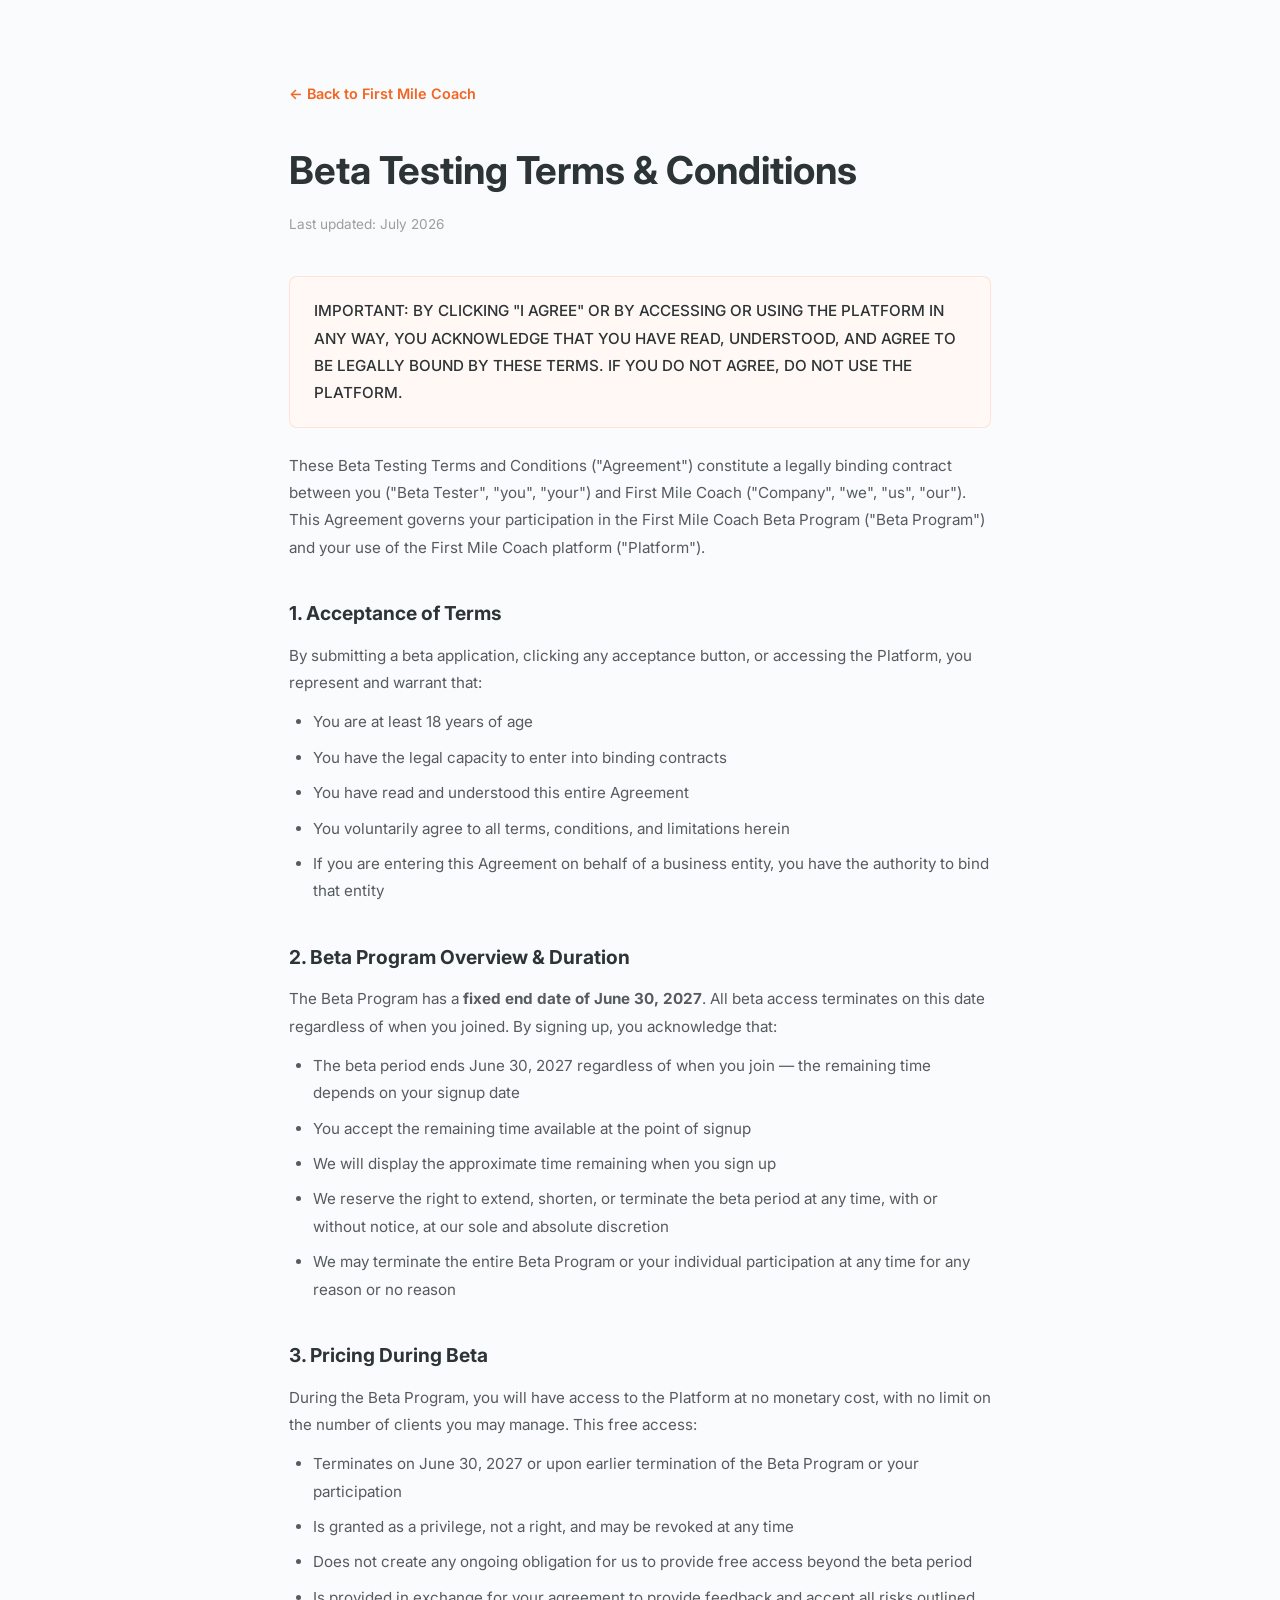
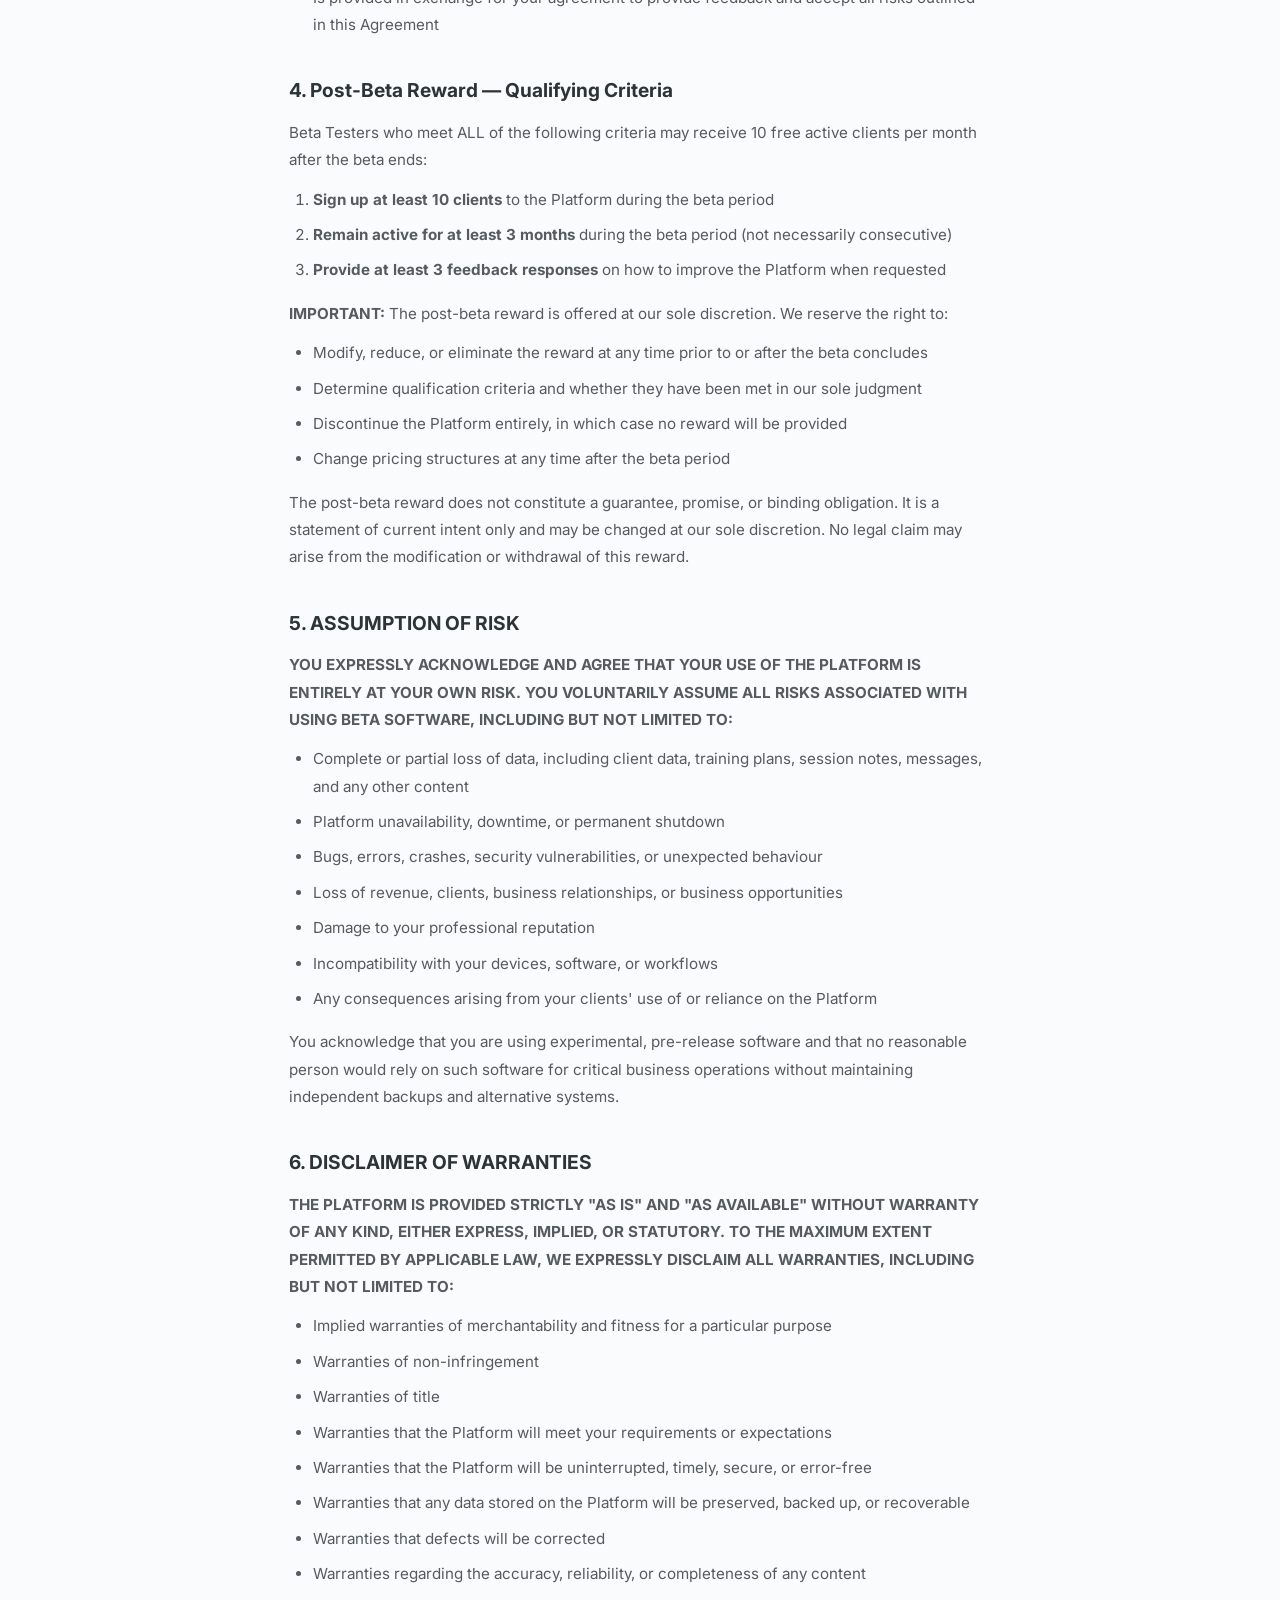
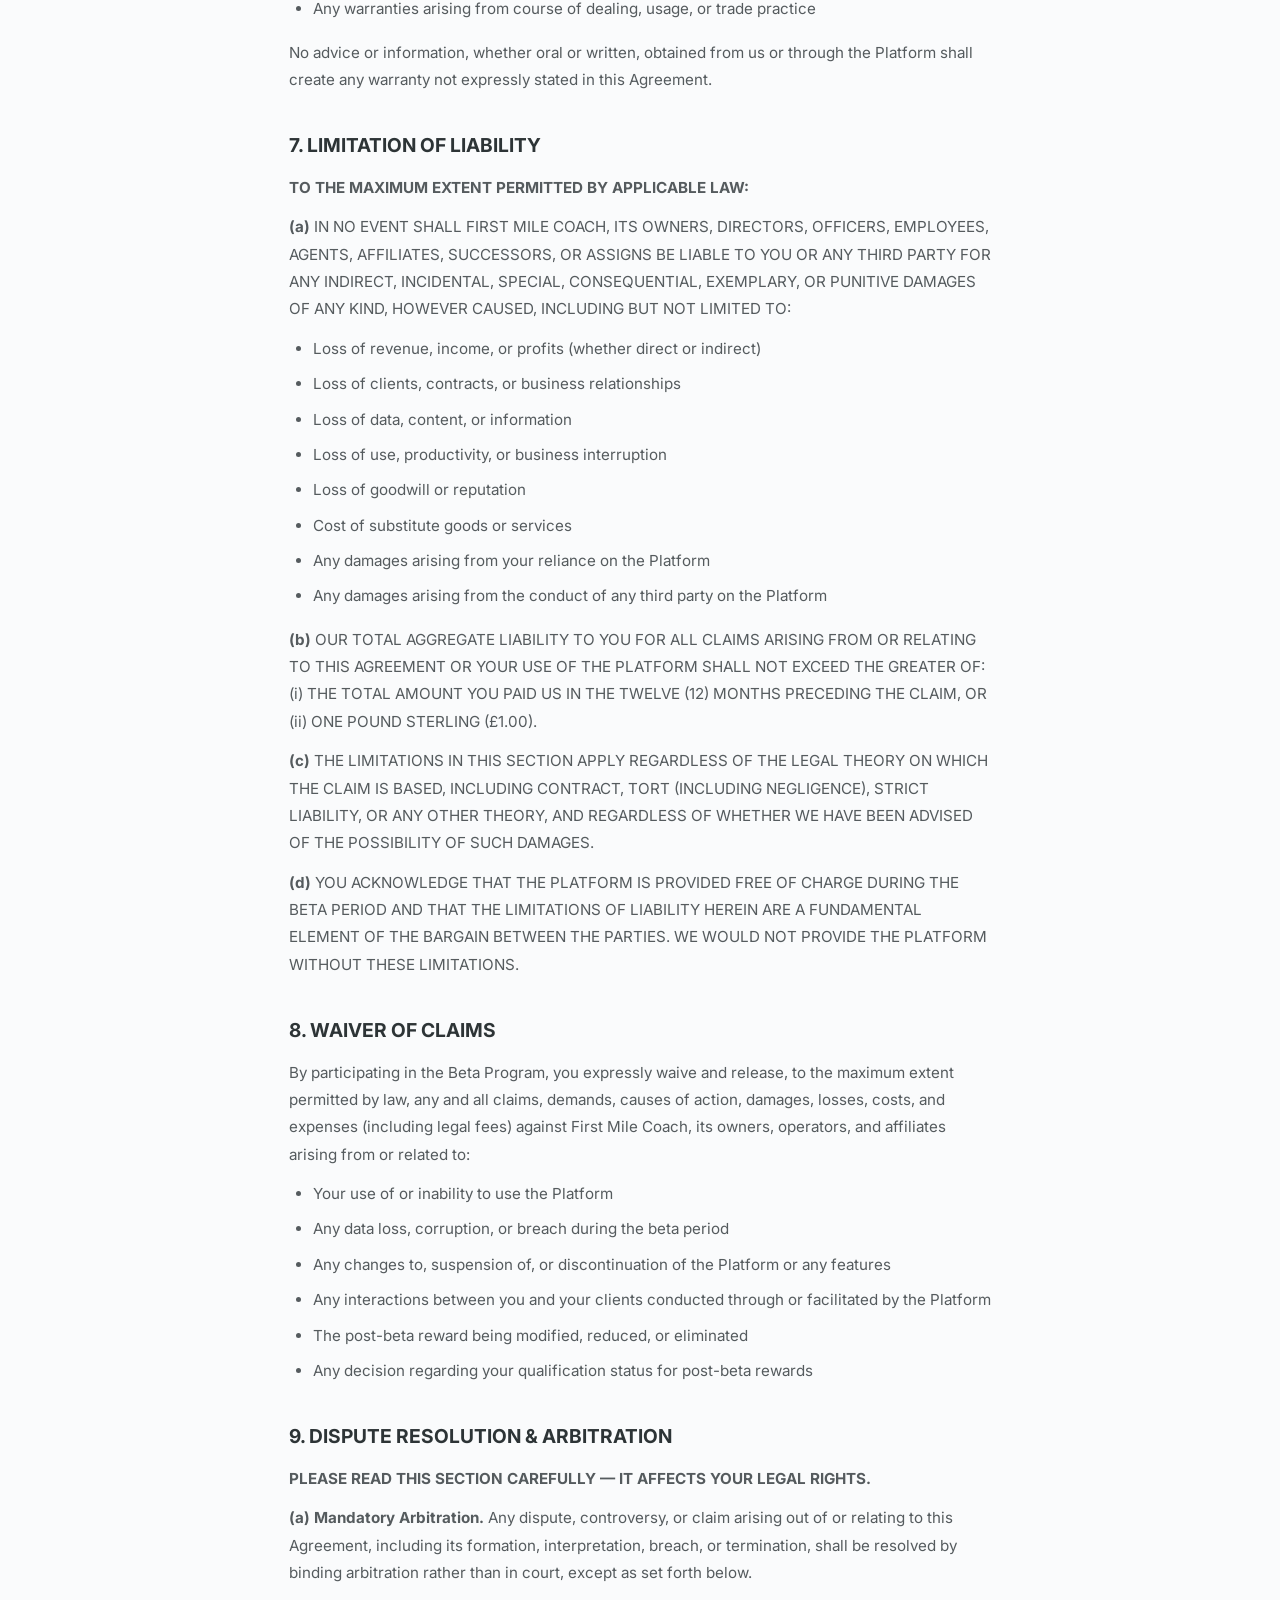
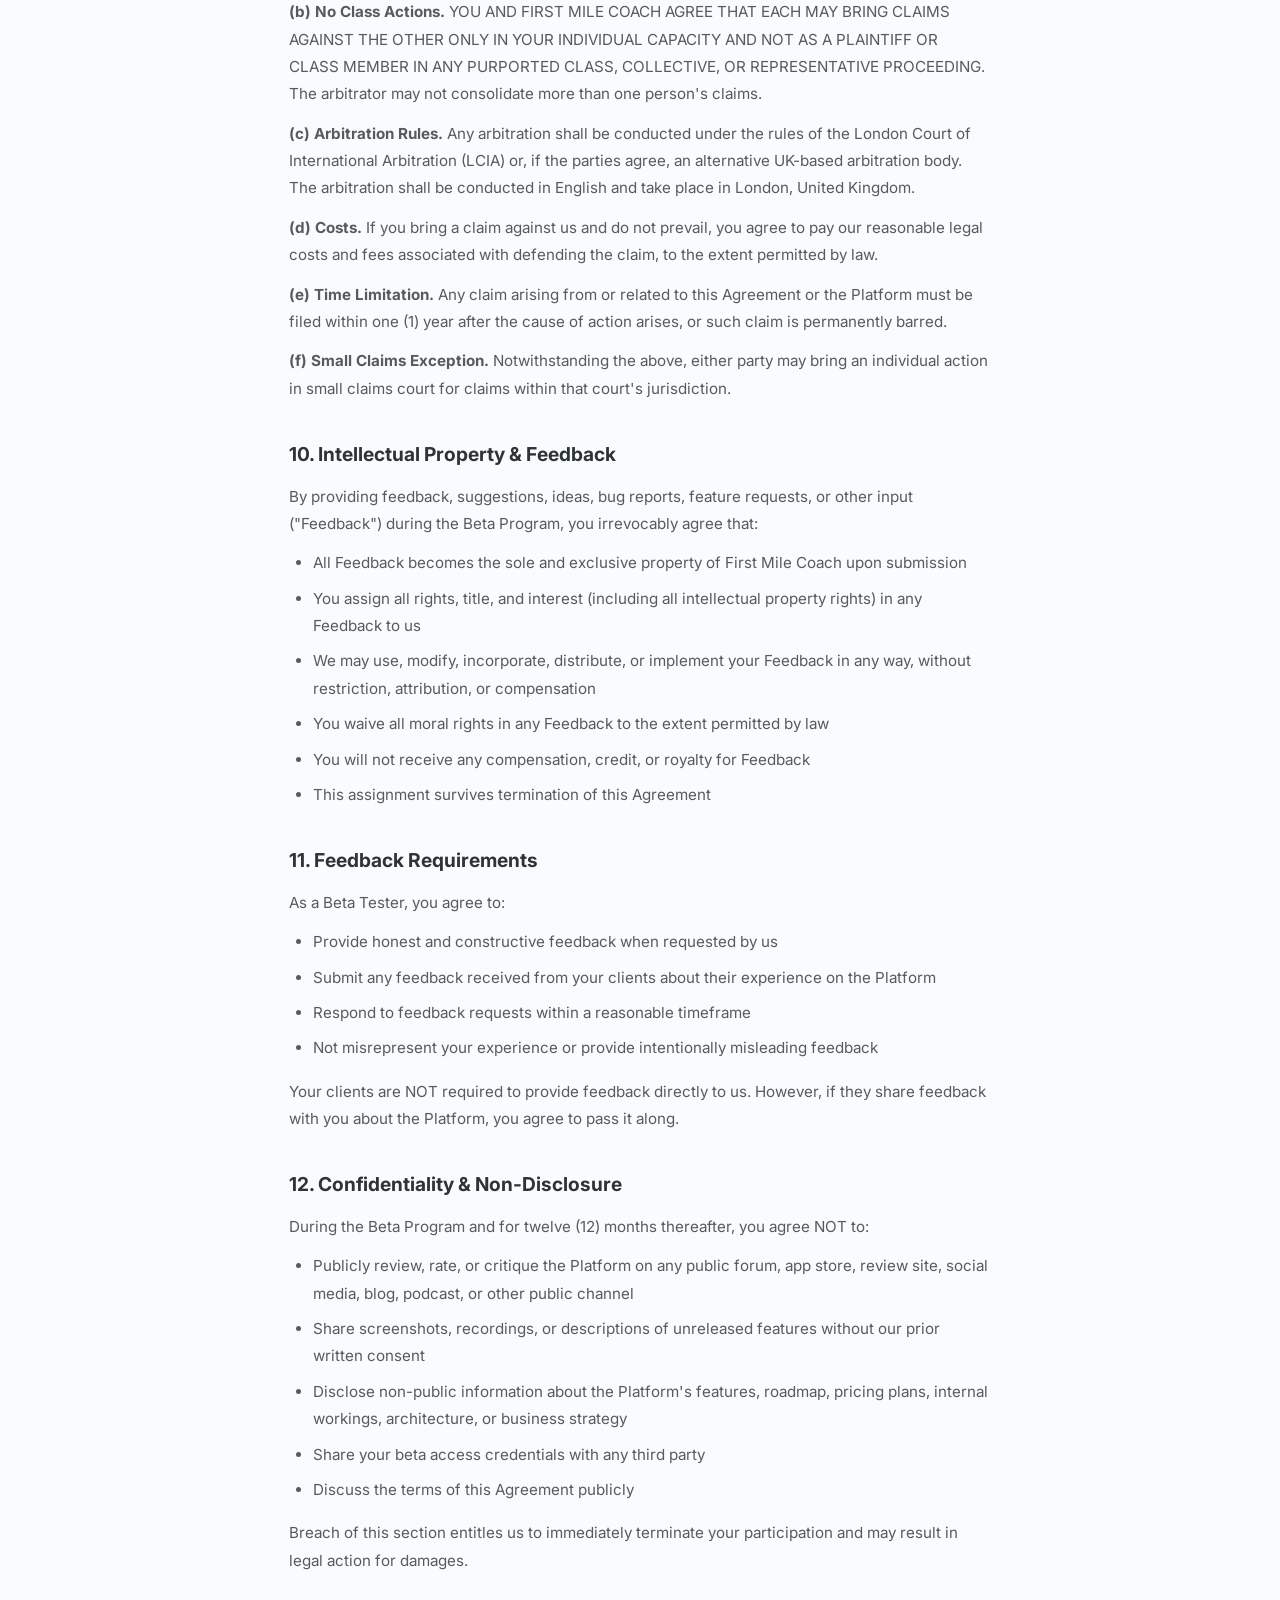
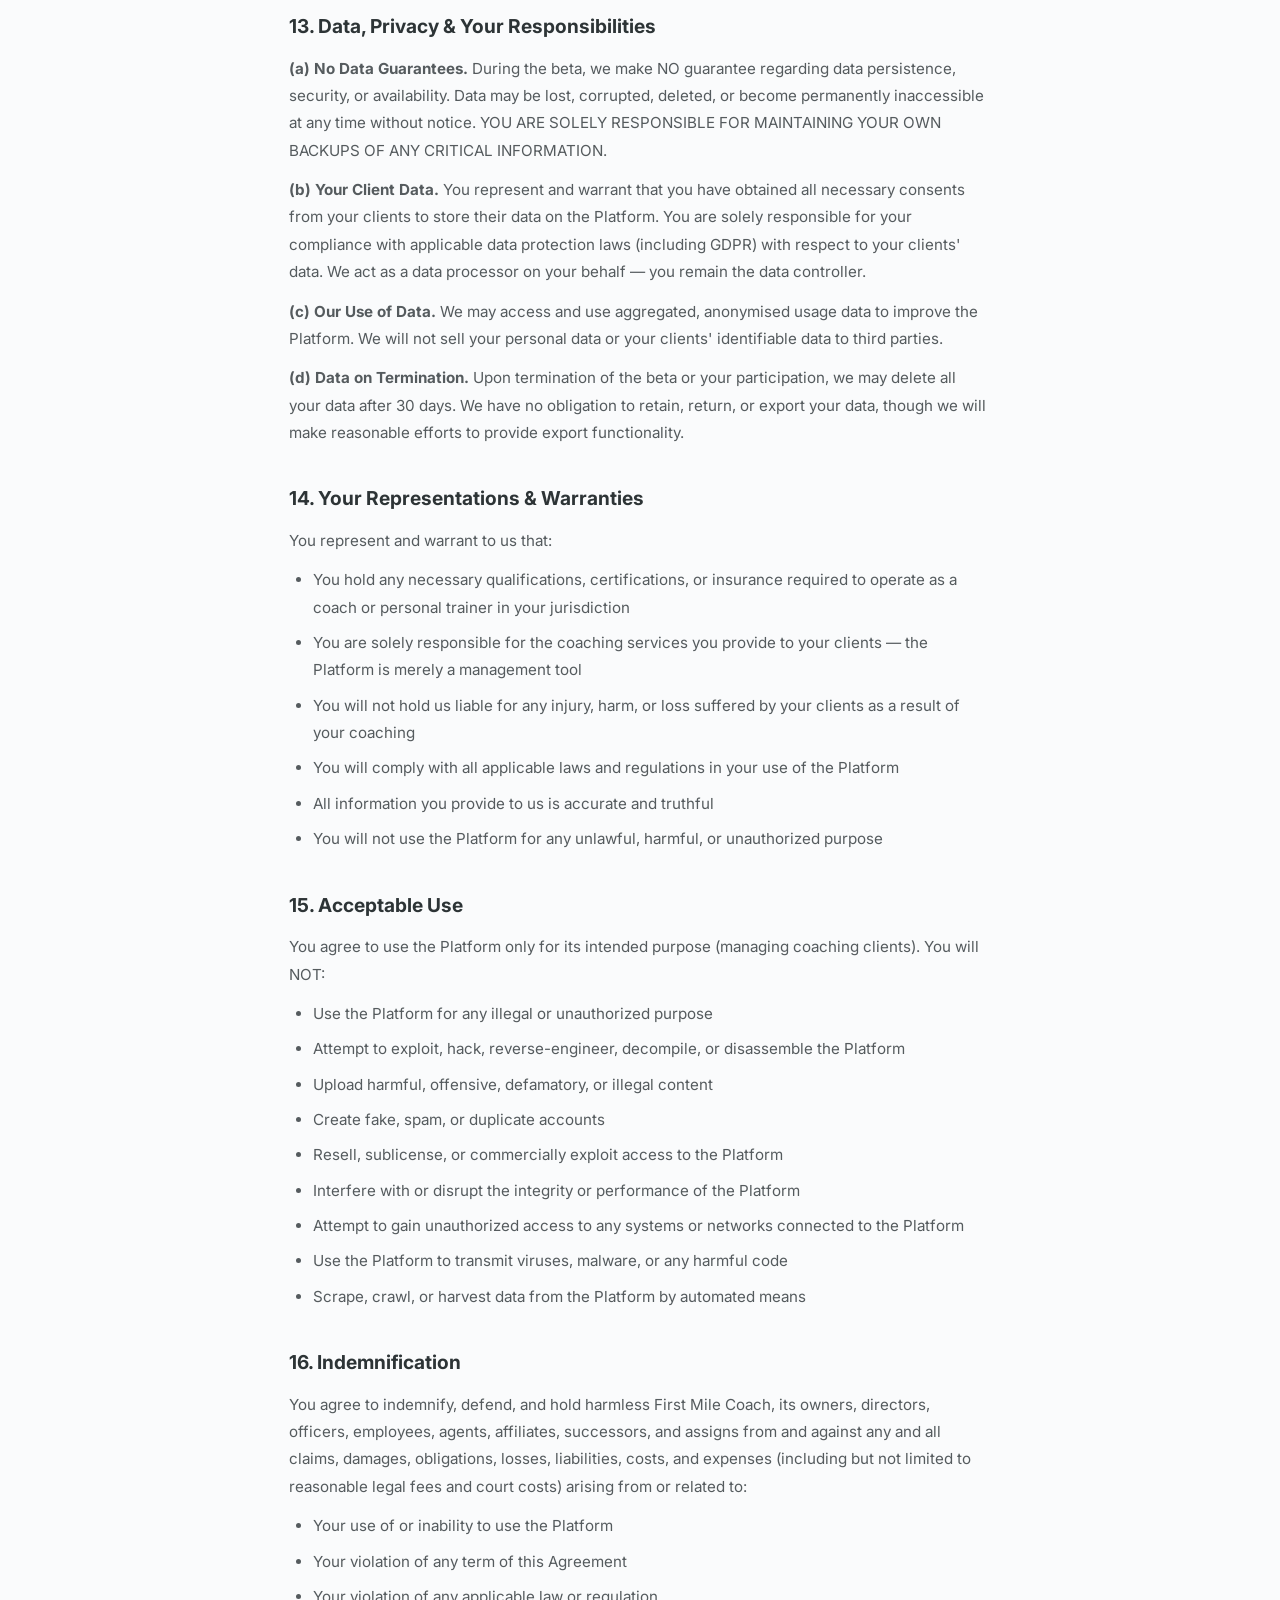
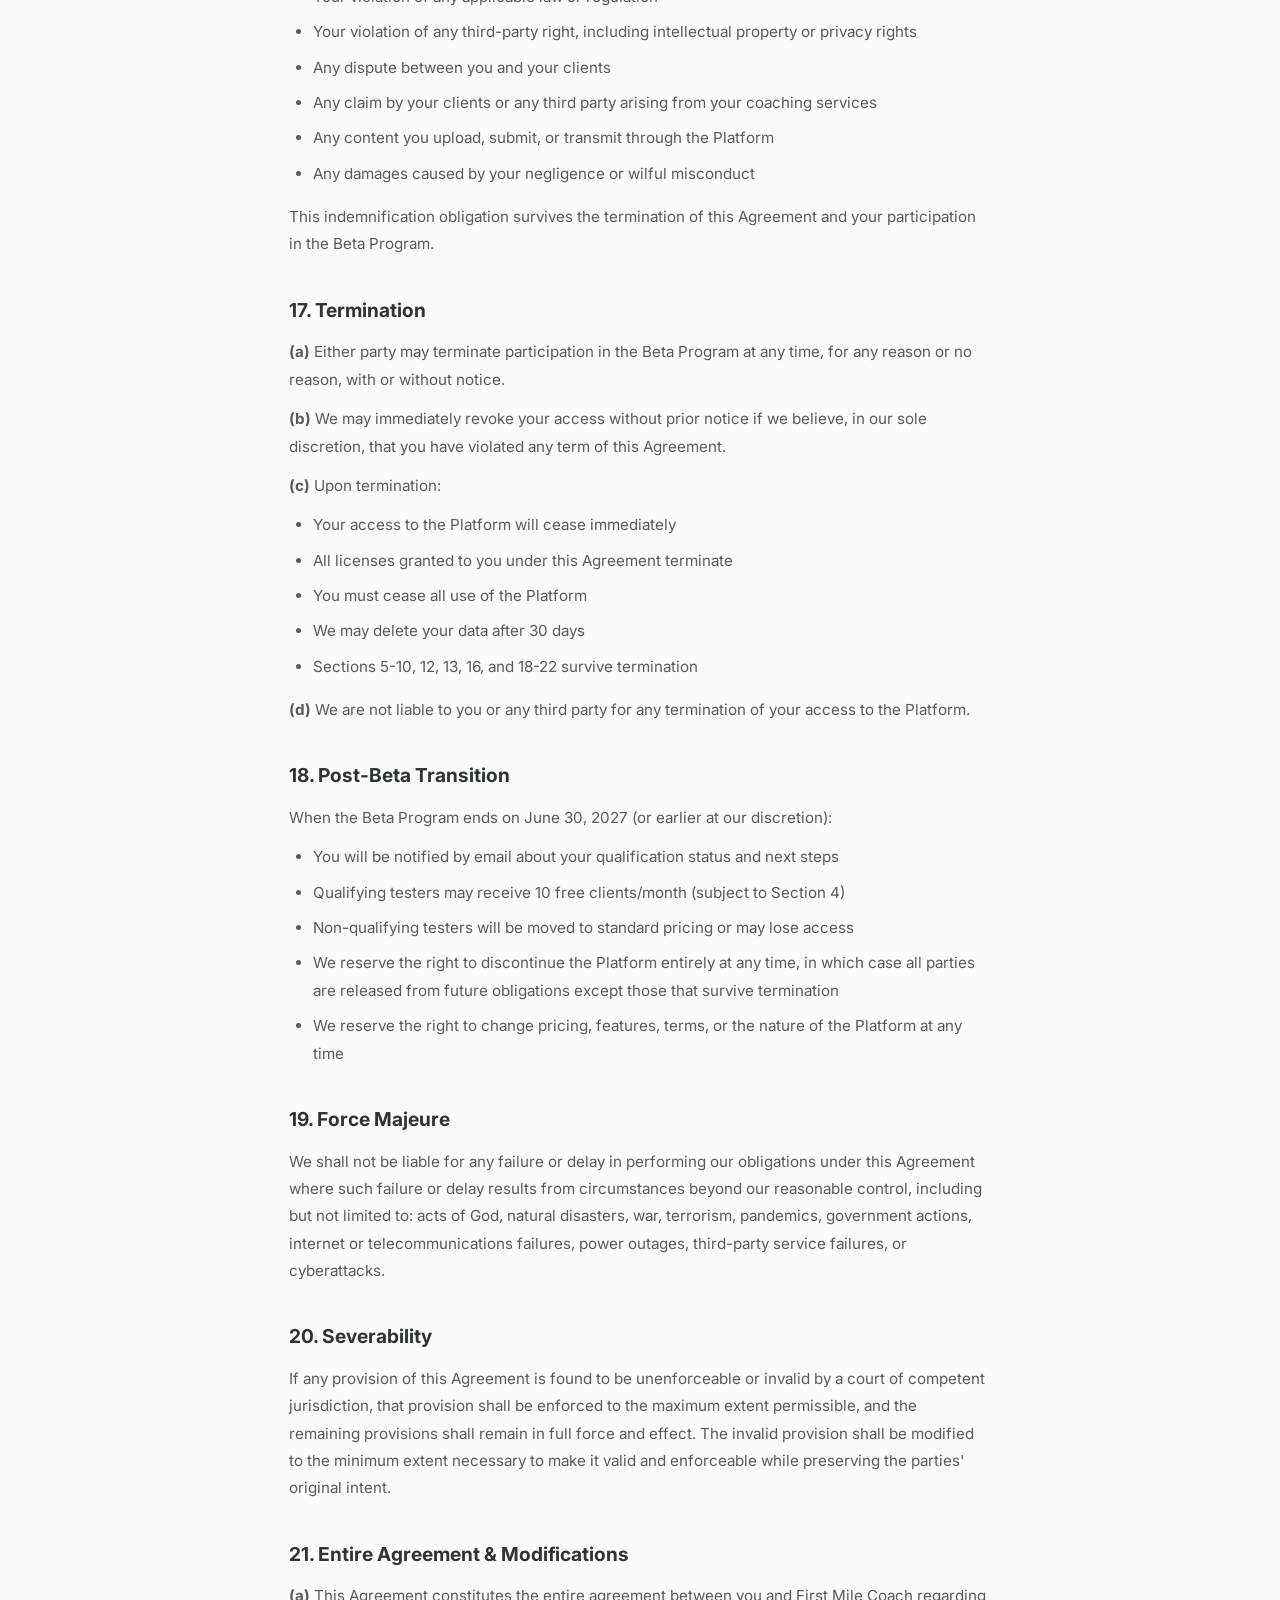
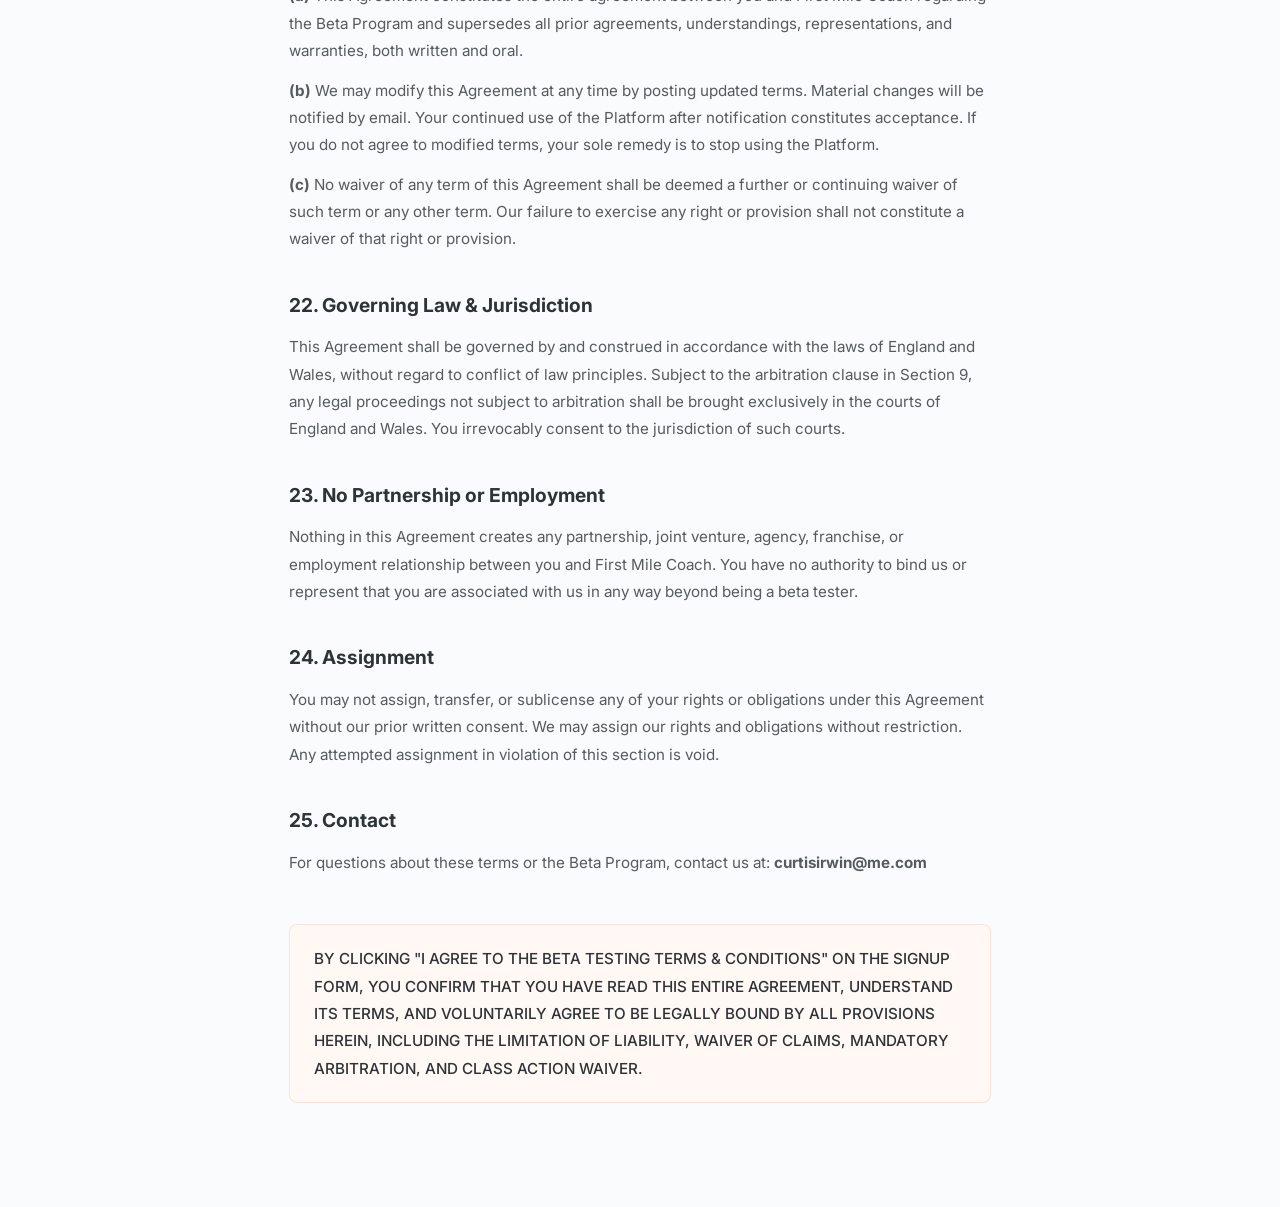
<file: terms.html>
<!DOCTYPE html>
<html lang="en">
<head>
    <meta charset="UTF-8">
    <meta name="viewport" content="width=device-width, initial-scale=1.0">
    <title>Beta Testing Terms & Conditions — First Mile Coach</title>
    <link rel="icon" type="image/png" href="favicon.png">
    <link rel="stylesheet" href="styles.css">
    <link rel="preconnect" href="https://fonts.googleapis.com">
    <link rel="preconnect" href="https://fonts.gstatic.com" crossorigin>
    <link href="https://fonts.googleapis.com/css2?family=Inter:wght@400;500;600;700;800;900&display=swap" rel="stylesheet">
    <style>
        .terms-page {
            padding: 80px 24px;
            background: var(--color-bg);
            min-height: 100vh;
        }
        .terms-page .container {
            max-width: 750px;
        }
        .terms-back {
            display: inline-block;
            margin-bottom: 32px;
            font-size: 0.9rem;
            font-weight: 600;
            color: var(--color-primary);
            text-decoration: none;
        }
        .terms-back:hover {
            text-decoration: underline;
        }
        .terms-page h1 {
            font-family: var(--font-heading);
            font-size: clamp(1.8rem, 4vw, 2.4rem);
            color: var(--color-dark);
            margin-bottom: 8px;
        }
        .terms-page .terms-updated {
            font-size: 0.85rem;
            color: var(--color-text-muted);
            margin-bottom: 40px;
        }
        .terms-page h2 {
            font-size: 1.2rem;
            font-weight: 700;
            color: var(--color-dark);
            margin-top: 36px;
            margin-bottom: 12px;
        }
        .terms-page p,
        .terms-page li {
            font-size: 0.95rem;
            color: var(--color-text-light);
            line-height: 1.8;
            margin-bottom: 12px;
        }
        .terms-page ul,
        .terms-page ol {
            padding-left: 24px;
            margin-bottom: 16px;
        }
        .terms-page li {
            margin-bottom: 8px;
        }
        .terms-highlight {
            background: var(--color-warm);
            border: 1px solid rgba(242, 101, 34, 0.15);
            border-radius: var(--radius-sm);
            padding: 20px 24px;
            margin: 24px 0;
        }
        .terms-highlight p {
            color: var(--color-dark);
            font-weight: 500;
            margin-bottom: 0;
        }
        .terms-caps {
            text-transform: uppercase;
            font-weight: 700;
            color: var(--color-dark);
        }
    </style>
</head>
<body>
    <div class="terms-page">
        <div class="container">
            <a href="index.html" class="terms-back">&larr; Back to First Mile Coach</a>
            <h1>Beta Testing Terms & Conditions</h1>
            <p class="terms-updated">Last updated: July 2026</p>

            <div class="terms-highlight">
                <p>IMPORTANT: BY CLICKING "I AGREE" OR BY ACCESSING OR USING THE PLATFORM IN ANY WAY, YOU ACKNOWLEDGE THAT YOU HAVE READ, UNDERSTOOD, AND AGREE TO BE LEGALLY BOUND BY THESE TERMS. IF YOU DO NOT AGREE, DO NOT USE THE PLATFORM.</p>
            </div>

            <p>These Beta Testing Terms and Conditions ("Agreement") constitute a legally binding contract between you ("Beta Tester", "you", "your") and First Mile Coach ("Company", "we", "us", "our"). This Agreement governs your participation in the First Mile Coach Beta Program ("Beta Program") and your use of the First Mile Coach platform ("Platform").</p>

            <h2>1. Acceptance of Terms</h2>
            <p>By submitting a beta application, clicking any acceptance button, or accessing the Platform, you represent and warrant that:</p>
            <ul>
                <li>You are at least 18 years of age</li>
                <li>You have the legal capacity to enter into binding contracts</li>
                <li>You have read and understood this entire Agreement</li>
                <li>You voluntarily agree to all terms, conditions, and limitations herein</li>
                <li>If you are entering this Agreement on behalf of a business entity, you have the authority to bind that entity</li>
            </ul>

            <h2>2. Beta Program Overview & Duration</h2>
            <p>The Beta Program has a <strong>fixed end date of June 30, 2027</strong>. All beta access terminates on this date regardless of when you joined. By signing up, you acknowledge that:</p>
            <ul>
                <li>The beta period ends June 30, 2027 regardless of when you join — the remaining time depends on your signup date</li>
                <li>You accept the remaining time available at the point of signup</li>
                <li>We will display the approximate time remaining when you sign up</li>
                <li>We reserve the right to extend, shorten, or terminate the beta period at any time, with or without notice, at our sole and absolute discretion</li>
                <li>We may terminate the entire Beta Program or your individual participation at any time for any reason or no reason</li>
            </ul>

            <h2>3. Pricing During Beta</h2>
            <p>During the Beta Program, you will have access to the Platform at no monetary cost, with no limit on the number of clients you may manage. This free access:</p>
            <ul>
                <li>Terminates on June 30, 2027 or upon earlier termination of the Beta Program or your participation</li>
                <li>Is granted as a privilege, not a right, and may be revoked at any time</li>
                <li>Does not create any ongoing obligation for us to provide free access beyond the beta period</li>
                <li>Is provided in exchange for your agreement to provide feedback and accept all risks outlined in this Agreement</li>
            </ul>

            <h2>4. Post-Beta Reward — Qualifying Criteria</h2>
            <p>Beta Testers who meet ALL of the following criteria may receive 10 free active clients per month after the beta ends:</p>
            <ol>
                <li><strong>Sign up at least 10 clients</strong> to the Platform during the beta period</li>
                <li><strong>Remain active for at least 3 months</strong> during the beta period (not necessarily consecutive)</li>
                <li><strong>Provide at least 3 feedback responses</strong> on how to improve the Platform when requested</li>
            </ol>
            <p><strong>IMPORTANT:</strong> The post-beta reward is offered at our sole discretion. We reserve the right to:</p>
            <ul>
                <li>Modify, reduce, or eliminate the reward at any time prior to or after the beta concludes</li>
                <li>Determine qualification criteria and whether they have been met in our sole judgment</li>
                <li>Discontinue the Platform entirely, in which case no reward will be provided</li>
                <li>Change pricing structures at any time after the beta period</li>
            </ul>
            <p>The post-beta reward does not constitute a guarantee, promise, or binding obligation. It is a statement of current intent only and may be changed at our sole discretion. No legal claim may arise from the modification or withdrawal of this reward.</p>

            <h2>5. ASSUMPTION OF RISK</h2>
            <p class="terms-caps">YOU EXPRESSLY ACKNOWLEDGE AND AGREE THAT YOUR USE OF THE PLATFORM IS ENTIRELY AT YOUR OWN RISK. YOU VOLUNTARILY ASSUME ALL RISKS ASSOCIATED WITH USING BETA SOFTWARE, INCLUDING BUT NOT LIMITED TO:</p>
            <ul>
                <li>Complete or partial loss of data, including client data, training plans, session notes, messages, and any other content</li>
                <li>Platform unavailability, downtime, or permanent shutdown</li>
                <li>Bugs, errors, crashes, security vulnerabilities, or unexpected behaviour</li>
                <li>Loss of revenue, clients, business relationships, or business opportunities</li>
                <li>Damage to your professional reputation</li>
                <li>Incompatibility with your devices, software, or workflows</li>
                <li>Any consequences arising from your clients' use of or reliance on the Platform</li>
            </ul>
            <p>You acknowledge that you are using experimental, pre-release software and that no reasonable person would rely on such software for critical business operations without maintaining independent backups and alternative systems.</p>

            <h2>6. DISCLAIMER OF WARRANTIES</h2>
            <p class="terms-caps">THE PLATFORM IS PROVIDED STRICTLY "AS IS" AND "AS AVAILABLE" WITHOUT WARRANTY OF ANY KIND, EITHER EXPRESS, IMPLIED, OR STATUTORY. TO THE MAXIMUM EXTENT PERMITTED BY APPLICABLE LAW, WE EXPRESSLY DISCLAIM ALL WARRANTIES, INCLUDING BUT NOT LIMITED TO:</p>
            <ul>
                <li>Implied warranties of merchantability and fitness for a particular purpose</li>
                <li>Warranties of non-infringement</li>
                <li>Warranties of title</li>
                <li>Warranties that the Platform will meet your requirements or expectations</li>
                <li>Warranties that the Platform will be uninterrupted, timely, secure, or error-free</li>
                <li>Warranties that any data stored on the Platform will be preserved, backed up, or recoverable</li>
                <li>Warranties that defects will be corrected</li>
                <li>Warranties regarding the accuracy, reliability, or completeness of any content</li>
                <li>Any warranties arising from course of dealing, usage, or trade practice</li>
            </ul>
            <p>No advice or information, whether oral or written, obtained from us or through the Platform shall create any warranty not expressly stated in this Agreement.</p>

            <h2>7. LIMITATION OF LIABILITY</h2>
            <p class="terms-caps">TO THE MAXIMUM EXTENT PERMITTED BY APPLICABLE LAW:</p>
            <p><strong>(a)</strong> IN NO EVENT SHALL FIRST MILE COACH, ITS OWNERS, DIRECTORS, OFFICERS, EMPLOYEES, AGENTS, AFFILIATES, SUCCESSORS, OR ASSIGNS BE LIABLE TO YOU OR ANY THIRD PARTY FOR ANY INDIRECT, INCIDENTAL, SPECIAL, CONSEQUENTIAL, EXEMPLARY, OR PUNITIVE DAMAGES OF ANY KIND, HOWEVER CAUSED, INCLUDING BUT NOT LIMITED TO:</p>
            <ul>
                <li>Loss of revenue, income, or profits (whether direct or indirect)</li>
                <li>Loss of clients, contracts, or business relationships</li>
                <li>Loss of data, content, or information</li>
                <li>Loss of use, productivity, or business interruption</li>
                <li>Loss of goodwill or reputation</li>
                <li>Cost of substitute goods or services</li>
                <li>Any damages arising from your reliance on the Platform</li>
                <li>Any damages arising from the conduct of any third party on the Platform</li>
            </ul>
            <p><strong>(b)</strong> OUR TOTAL AGGREGATE LIABILITY TO YOU FOR ALL CLAIMS ARISING FROM OR RELATING TO THIS AGREEMENT OR YOUR USE OF THE PLATFORM SHALL NOT EXCEED THE GREATER OF: (i) THE TOTAL AMOUNT YOU PAID US IN THE TWELVE (12) MONTHS PRECEDING THE CLAIM, OR (ii) ONE POUND STERLING (£1.00).</p>
            <p><strong>(c)</strong> THE LIMITATIONS IN THIS SECTION APPLY REGARDLESS OF THE LEGAL THEORY ON WHICH THE CLAIM IS BASED, INCLUDING CONTRACT, TORT (INCLUDING NEGLIGENCE), STRICT LIABILITY, OR ANY OTHER THEORY, AND REGARDLESS OF WHETHER WE HAVE BEEN ADVISED OF THE POSSIBILITY OF SUCH DAMAGES.</p>
            <p><strong>(d)</strong> YOU ACKNOWLEDGE THAT THE PLATFORM IS PROVIDED FREE OF CHARGE DURING THE BETA PERIOD AND THAT THE LIMITATIONS OF LIABILITY HEREIN ARE A FUNDAMENTAL ELEMENT OF THE BARGAIN BETWEEN THE PARTIES. WE WOULD NOT PROVIDE THE PLATFORM WITHOUT THESE LIMITATIONS.</p>

            <h2>8. WAIVER OF CLAIMS</h2>
            <p>By participating in the Beta Program, you expressly waive and release, to the maximum extent permitted by law, any and all claims, demands, causes of action, damages, losses, costs, and expenses (including legal fees) against First Mile Coach, its owners, operators, and affiliates arising from or related to:</p>
            <ul>
                <li>Your use of or inability to use the Platform</li>
                <li>Any data loss, corruption, or breach during the beta period</li>
                <li>Any changes to, suspension of, or discontinuation of the Platform or any features</li>
                <li>Any interactions between you and your clients conducted through or facilitated by the Platform</li>
                <li>The post-beta reward being modified, reduced, or eliminated</li>
                <li>Any decision regarding your qualification status for post-beta rewards</li>
            </ul>

            <h2>9. DISPUTE RESOLUTION & ARBITRATION</h2>
            <p><strong>PLEASE READ THIS SECTION CAREFULLY — IT AFFECTS YOUR LEGAL RIGHTS.</strong></p>
            <p><strong>(a) Mandatory Arbitration.</strong> Any dispute, controversy, or claim arising out of or relating to this Agreement, including its formation, interpretation, breach, or termination, shall be resolved by binding arbitration rather than in court, except as set forth below.</p>
            <p><strong>(b) No Class Actions.</strong> YOU AND FIRST MILE COACH AGREE THAT EACH MAY BRING CLAIMS AGAINST THE OTHER ONLY IN YOUR INDIVIDUAL CAPACITY AND NOT AS A PLAINTIFF OR CLASS MEMBER IN ANY PURPORTED CLASS, COLLECTIVE, OR REPRESENTATIVE PROCEEDING. The arbitrator may not consolidate more than one person's claims.</p>
            <p><strong>(c) Arbitration Rules.</strong> Any arbitration shall be conducted under the rules of the London Court of International Arbitration (LCIA) or, if the parties agree, an alternative UK-based arbitration body. The arbitration shall be conducted in English and take place in London, United Kingdom.</p>
            <p><strong>(d) Costs.</strong> If you bring a claim against us and do not prevail, you agree to pay our reasonable legal costs and fees associated with defending the claim, to the extent permitted by law.</p>
            <p><strong>(e) Time Limitation.</strong> Any claim arising from or related to this Agreement or the Platform must be filed within one (1) year after the cause of action arises, or such claim is permanently barred.</p>
            <p><strong>(f) Small Claims Exception.</strong> Notwithstanding the above, either party may bring an individual action in small claims court for claims within that court's jurisdiction.</p>

            <h2>10. Intellectual Property & Feedback</h2>
            <p>By providing feedback, suggestions, ideas, bug reports, feature requests, or other input ("Feedback") during the Beta Program, you irrevocably agree that:</p>
            <ul>
                <li>All Feedback becomes the sole and exclusive property of First Mile Coach upon submission</li>
                <li>You assign all rights, title, and interest (including all intellectual property rights) in any Feedback to us</li>
                <li>We may use, modify, incorporate, distribute, or implement your Feedback in any way, without restriction, attribution, or compensation</li>
                <li>You waive all moral rights in any Feedback to the extent permitted by law</li>
                <li>You will not receive any compensation, credit, or royalty for Feedback</li>
                <li>This assignment survives termination of this Agreement</li>
            </ul>

            <h2>11. Feedback Requirements</h2>
            <p>As a Beta Tester, you agree to:</p>
            <ul>
                <li>Provide honest and constructive feedback when requested by us</li>
                <li>Submit any feedback received from your clients about their experience on the Platform</li>
                <li>Respond to feedback requests within a reasonable timeframe</li>
                <li>Not misrepresent your experience or provide intentionally misleading feedback</li>
            </ul>
            <p>Your clients are NOT required to provide feedback directly to us. However, if they share feedback with you about the Platform, you agree to pass it along.</p>

            <h2>12. Confidentiality & Non-Disclosure</h2>
            <p>During the Beta Program and for twelve (12) months thereafter, you agree NOT to:</p>
            <ul>
                <li>Publicly review, rate, or critique the Platform on any public forum, app store, review site, social media, blog, podcast, or other public channel</li>
                <li>Share screenshots, recordings, or descriptions of unreleased features without our prior written consent</li>
                <li>Disclose non-public information about the Platform's features, roadmap, pricing plans, internal workings, architecture, or business strategy</li>
                <li>Share your beta access credentials with any third party</li>
                <li>Discuss the terms of this Agreement publicly</li>
            </ul>
            <p>Breach of this section entitles us to immediately terminate your participation and may result in legal action for damages.</p>

            <h2>13. Data, Privacy & Your Responsibilities</h2>
            <p><strong>(a) No Data Guarantees.</strong> During the beta, we make NO guarantee regarding data persistence, security, or availability. Data may be lost, corrupted, deleted, or become permanently inaccessible at any time without notice. YOU ARE SOLELY RESPONSIBLE FOR MAINTAINING YOUR OWN BACKUPS OF ANY CRITICAL INFORMATION.</p>
            <p><strong>(b) Your Client Data.</strong> You represent and warrant that you have obtained all necessary consents from your clients to store their data on the Platform. You are solely responsible for your compliance with applicable data protection laws (including GDPR) with respect to your clients' data. We act as a data processor on your behalf — you remain the data controller.</p>
            <p><strong>(c) Our Use of Data.</strong> We may access and use aggregated, anonymised usage data to improve the Platform. We will not sell your personal data or your clients' identifiable data to third parties.</p>
            <p><strong>(d) Data on Termination.</strong> Upon termination of the beta or your participation, we may delete all your data after 30 days. We have no obligation to retain, return, or export your data, though we will make reasonable efforts to provide export functionality.</p>

            <h2>14. Your Representations & Warranties</h2>
            <p>You represent and warrant to us that:</p>
            <ul>
                <li>You hold any necessary qualifications, certifications, or insurance required to operate as a coach or personal trainer in your jurisdiction</li>
                <li>You are solely responsible for the coaching services you provide to your clients — the Platform is merely a management tool</li>
                <li>You will not hold us liable for any injury, harm, or loss suffered by your clients as a result of your coaching</li>
                <li>You will comply with all applicable laws and regulations in your use of the Platform</li>
                <li>All information you provide to us is accurate and truthful</li>
                <li>You will not use the Platform for any unlawful, harmful, or unauthorized purpose</li>
            </ul>

            <h2>15. Acceptable Use</h2>
            <p>You agree to use the Platform only for its intended purpose (managing coaching clients). You will NOT:</p>
            <ul>
                <li>Use the Platform for any illegal or unauthorized purpose</li>
                <li>Attempt to exploit, hack, reverse-engineer, decompile, or disassemble the Platform</li>
                <li>Upload harmful, offensive, defamatory, or illegal content</li>
                <li>Create fake, spam, or duplicate accounts</li>
                <li>Resell, sublicense, or commercially exploit access to the Platform</li>
                <li>Interfere with or disrupt the integrity or performance of the Platform</li>
                <li>Attempt to gain unauthorized access to any systems or networks connected to the Platform</li>
                <li>Use the Platform to transmit viruses, malware, or any harmful code</li>
                <li>Scrape, crawl, or harvest data from the Platform by automated means</li>
            </ul>

            <h2>16. Indemnification</h2>
            <p>You agree to indemnify, defend, and hold harmless First Mile Coach, its owners, directors, officers, employees, agents, affiliates, successors, and assigns from and against any and all claims, damages, obligations, losses, liabilities, costs, and expenses (including but not limited to reasonable legal fees and court costs) arising from or related to:</p>
            <ul>
                <li>Your use of or inability to use the Platform</li>
                <li>Your violation of any term of this Agreement</li>
                <li>Your violation of any applicable law or regulation</li>
                <li>Your violation of any third-party right, including intellectual property or privacy rights</li>
                <li>Any dispute between you and your clients</li>
                <li>Any claim by your clients or any third party arising from your coaching services</li>
                <li>Any content you upload, submit, or transmit through the Platform</li>
                <li>Any damages caused by your negligence or wilful misconduct</li>
            </ul>
            <p>This indemnification obligation survives the termination of this Agreement and your participation in the Beta Program.</p>

            <h2>17. Termination</h2>
            <p><strong>(a)</strong> Either party may terminate participation in the Beta Program at any time, for any reason or no reason, with or without notice.</p>
            <p><strong>(b)</strong> We may immediately revoke your access without prior notice if we believe, in our sole discretion, that you have violated any term of this Agreement.</p>
            <p><strong>(c)</strong> Upon termination:</p>
            <ul>
                <li>Your access to the Platform will cease immediately</li>
                <li>All licenses granted to you under this Agreement terminate</li>
                <li>You must cease all use of the Platform</li>
                <li>We may delete your data after 30 days</li>
                <li>Sections 5-10, 12, 13, 16, and 18-22 survive termination</li>
            </ul>
            <p><strong>(d)</strong> We are not liable to you or any third party for any termination of your access to the Platform.</p>

            <h2>18. Post-Beta Transition</h2>
            <p>When the Beta Program ends on June 30, 2027 (or earlier at our discretion):</p>
            <ul>
                <li>You will be notified by email about your qualification status and next steps</li>
                <li>Qualifying testers may receive 10 free clients/month (subject to Section 4)</li>
                <li>Non-qualifying testers will be moved to standard pricing or may lose access</li>
                <li>We reserve the right to discontinue the Platform entirely at any time, in which case all parties are released from future obligations except those that survive termination</li>
                <li>We reserve the right to change pricing, features, terms, or the nature of the Platform at any time</li>
            </ul>

            <h2>19. Force Majeure</h2>
            <p>We shall not be liable for any failure or delay in performing our obligations under this Agreement where such failure or delay results from circumstances beyond our reasonable control, including but not limited to: acts of God, natural disasters, war, terrorism, pandemics, government actions, internet or telecommunications failures, power outages, third-party service failures, or cyberattacks.</p>

            <h2>20. Severability</h2>
            <p>If any provision of this Agreement is found to be unenforceable or invalid by a court of competent jurisdiction, that provision shall be enforced to the maximum extent permissible, and the remaining provisions shall remain in full force and effect. The invalid provision shall be modified to the minimum extent necessary to make it valid and enforceable while preserving the parties' original intent.</p>

            <h2>21. Entire Agreement & Modifications</h2>
            <p><strong>(a)</strong> This Agreement constitutes the entire agreement between you and First Mile Coach regarding the Beta Program and supersedes all prior agreements, understandings, representations, and warranties, both written and oral.</p>
            <p><strong>(b)</strong> We may modify this Agreement at any time by posting updated terms. Material changes will be notified by email. Your continued use of the Platform after notification constitutes acceptance. If you do not agree to modified terms, your sole remedy is to stop using the Platform.</p>
            <p><strong>(c)</strong> No waiver of any term of this Agreement shall be deemed a further or continuing waiver of such term or any other term. Our failure to exercise any right or provision shall not constitute a waiver of that right or provision.</p>

            <h2>22. Governing Law & Jurisdiction</h2>
            <p>This Agreement shall be governed by and construed in accordance with the laws of England and Wales, without regard to conflict of law principles. Subject to the arbitration clause in Section 9, any legal proceedings not subject to arbitration shall be brought exclusively in the courts of England and Wales. You irrevocably consent to the jurisdiction of such courts.</p>

            <h2>23. No Partnership or Employment</h2>
            <p>Nothing in this Agreement creates any partnership, joint venture, agency, franchise, or employment relationship between you and First Mile Coach. You have no authority to bind us or represent that you are associated with us in any way beyond being a beta tester.</p>

            <h2>24. Assignment</h2>
            <p>You may not assign, transfer, or sublicense any of your rights or obligations under this Agreement without our prior written consent. We may assign our rights and obligations without restriction. Any attempted assignment in violation of this section is void.</p>

            <h2>25. Contact</h2>
            <p>For questions about these terms or the Beta Program, contact us at: <strong>curtisirwin@me.com</strong></p>

            <div class="terms-highlight" style="margin-top:48px;">
                <p>BY CLICKING "I AGREE TO THE BETA TESTING TERMS & CONDITIONS" ON THE SIGNUP FORM, YOU CONFIRM THAT YOU HAVE READ THIS ENTIRE AGREEMENT, UNDERSTAND ITS TERMS, AND VOLUNTARILY AGREE TO BE LEGALLY BOUND BY ALL PROVISIONS HEREIN, INCLUDING THE LIMITATION OF LIABILITY, WAIVER OF CLAIMS, MANDATORY ARBITRATION, AND CLASS ACTION WAIVER.</p>
            </div>
        </div>
    </div>
</body>
</html>
</file>
<file: styles.css>
/* === Reset & Variables === */
*, *::before, *::after {
    margin: 0;
    padding: 0;
    box-sizing: border-box;
}

:root {
    --color-dark: #2d3436;
    --color-primary: #f26522;
    --color-primary-hover: #ff7b3a;
    --color-secondary: #2d3436;
    --color-accent: #f26522;
    --color-accent-light: #fff3ec;
    --color-warm: #fff8f4;
    --color-warm-alt: #fff3ec;
    --color-text: #2d3436;
    --color-text-light: #555b5e;
    --color-text-muted: #9e9e9e;
    --color-white: #ffffff;
    --color-bg: #fafbfc;
    --color-card-bg: #ffffff;
    --font-heading: 'Inter', -apple-system, BlinkMacSystemFont, sans-serif;
    --font-body: 'Inter', -apple-system, BlinkMacSystemFont, sans-serif;
    --shadow: 0 4px 30px rgba(0, 0, 0, 0.06);
    --shadow-lg: 0 12px 60px rgba(0, 0, 0, 0.1);
    --radius: 16px;
    --radius-sm: 8px;
}

html {
    scroll-behavior: smooth;
}

body {
    font-family: var(--font-body);
    color: var(--color-text);
    background: var(--color-bg);
    line-height: 1.7;
    -webkit-font-smoothing: antialiased;
    overflow-x: hidden;
}

.container {
    max-width: 900px;
    margin: 0 auto;
    padding: 0 24px;
}



/* === Nav === */
.nav {
    position: absolute;
    top: 0;
    left: 0;
    right: 0;
    z-index: 100;
    padding: 24px 0;
}

.nav .container {
    display: flex;
    align-items: center;
    justify-content: center;
}

.nav-brand {
    display: flex;
    align-items: center;
}

.nav-logo {
    height: 70px;
    width: auto;
    display: block;
}



/* === Hero === */
.hero {
    position: relative;
    min-height: 100vh;
    display: flex;
    align-items: center;
    justify-content: center;
    text-align: center;
    color: var(--color-white);
    overflow: hidden;
}

.hero-bg {
    position: absolute;
    inset: 0;
    background: linear-gradient(145deg, #2d3436, #3d4447);
    z-index: 0;
}

.hero-bg::after {
    content: '';
    position: absolute;
    inset: 0;
    background: none;
}

.hero-content {
    position: relative;
    z-index: 1;
    max-width: 750px;
    padding: 60px 24px 80px;
}

.hero-logo {
    width: 280px;
    height: auto;
    margin-bottom: 32px;
    border-radius: 12px;
}

.footer-logo {
    height: 50px;
    width: auto;
    border-radius: 8px;
}



.hero-tag {
    display: inline-block;
    font-size: 0.8rem;
    font-weight: 600;
    text-transform: uppercase;
    letter-spacing: 3px;
    color: var(--color-accent);
    margin-bottom: 20px;
    padding: 6px 16px;
    border: 1px solid rgba(242, 101, 34, 0.4);
    border-radius: 50px;
}

.hero h1 {
    font-family: var(--font-heading);
    font-size: clamp(2.2rem, 5.5vw, 3.6rem);
    font-weight: 900;
    line-height: 1.2;
    margin-bottom: 24px;
    letter-spacing: -0.5px;
}

.hero-subhead {
    font-size: clamp(1rem, 2vw, 1.15rem);
    line-height: 1.8;
    opacity: 0.85;
    max-width: 620px;
    margin: 0 auto;
}

.hero-subhead strong {
    color: var(--color-accent);
    font-weight: 700;
}

.scroll-indicator {
    position: absolute;
    bottom: 30px;
    left: 50%;
    transform: translateX(-50%);
    z-index: 1;
}

.scroll-indicator span {
    display: block;
    width: 2px;
    height: 36px;
    background: linear-gradient(to bottom, rgba(255,255,255,0.5), transparent);
    animation: scrollPulse 2s infinite;
}

@keyframes scrollPulse {
    0%, 100% { opacity: 1; transform: scaleY(1); }
    50% { opacity: 0.3; transform: scaleY(0.6); }
}



/* === The Problem / Who It's For === */
.the-fork {
    padding: 100px 24px;
    background: var(--color-white);
    text-align: center;
}

.the-fork h2 {
    font-family: var(--font-heading);
    font-size: clamp(1.8rem, 4vw, 2.6rem);
    color: var(--color-dark);
    margin-bottom: 12px;
}

.fork-sub {
    color: var(--color-text-light);
    font-size: 1.05rem;
    margin-bottom: 56px;
    max-width: 650px;
    margin-left: auto;
    margin-right: auto;
    line-height: 1.8;
}

.fork-grid {
    display: grid;
    grid-template-columns: repeat(auto-fit, minmax(300px, 1fr));
    gap: 24px;
    max-width: 800px;
    margin: 0 auto;
}

.fork-card {
    display: flex;
    flex-direction: column;
    align-items: center;
    text-align: center;
    padding: 48px 32px;
    border-radius: var(--radius);
    transition: transform 0.25s ease, box-shadow 0.25s ease;
}

.fork-card:hover {
    transform: translateY(-4px);
}

.fork-guide {
    background: linear-gradient(145deg, #2d3436, #3d4447);
    color: var(--color-white);
    box-shadow: 0 8px 40px rgba(45, 52, 54, 0.25);
}

.fork-guide:hover {
    box-shadow: 0 16px 60px rgba(45, 52, 54, 0.35);
}

.fork-runner {
    background: var(--color-warm);
    color: var(--color-dark);
    border: 2px solid rgba(242, 101, 34, 0.15);
    box-shadow: 0 8px 40px rgba(0, 0, 0, 0.05);
}

.fork-runner:hover {
    box-shadow: 0 16px 60px rgba(242, 101, 34, 0.12);
}

.fork-emoji {
    font-size: 3rem;
    margin-bottom: 20px;
}

.fork-card h3 {
    font-family: var(--font-heading);
    font-size: 1.3rem;
    margin-bottom: 12px;
    line-height: 1.4;
}

.fork-card p {
    font-size: 0.95rem;
    line-height: 1.7;
    opacity: 0.85;
}



/* === Reality Section === */
.reality-section {
    padding: 100px 24px;
    background: var(--color-bg);
    text-align: center;
}

.reality-content h2 {
    font-family: var(--font-heading);
    font-size: clamp(1.8rem, 4vw, 2.6rem);
    color: var(--color-dark);
    margin-bottom: 36px;
}

.reality-image {
    max-width: 600px;
    margin: 0 auto 32px;
    border-radius: var(--radius);
    overflow: hidden;
    box-shadow: var(--shadow-lg);
    border: 4px solid rgba(0, 0, 0, 0.06);
    transform: rotate(-1deg);
    transition: transform 0.3s ease;
}

.reality-image:hover {
    transform: rotate(0deg);
}

.reality-image img {
    width: 100%;
    height: auto;
    display: block;
}

.reality-caption {
    max-width: 580px;
    margin: 0 auto 20px;
    font-size: 1.05rem;
    color: var(--color-text-light);
    line-height: 1.8;
    font-style: italic;
}

.reality-pitch {
    max-width: 580px;
    margin: 0 auto;
    font-size: 1.1rem;
    color: var(--color-dark);
    line-height: 1.8;
    font-weight: 600;
}



/* === Path Sections (How It Works + Philosophy) === */
.path-section {
    padding: 100px 24px;
}

.guide-path {
    background: linear-gradient(180deg, #f8fafc 0%, var(--color-white) 100%);
    border-top: 4px solid var(--color-dark);
}

.runner-path {
    background: linear-gradient(180deg, var(--color-warm) 0%, var(--color-white) 100%);
    border-top: 4px solid var(--color-accent);
}

.path-label {
    display: inline-block;
    font-size: 0.75rem;
    font-weight: 700;
    text-transform: uppercase;
    letter-spacing: 3px;
    padding: 6px 14px;
    border-radius: 50px;
    margin-bottom: 20px;
}

.guide-path .path-label {
    background: var(--color-dark);
    color: var(--color-white);
}

.runner-path .path-label {
    background: var(--color-accent);
    color: var(--color-white);
}

.path-header {
    margin-bottom: 60px;
}

.path-header h2 {
    font-family: var(--font-heading);
    font-size: clamp(1.8rem, 4vw, 2.5rem);
    color: var(--color-dark);
    margin-bottom: 16px;
    line-height: 1.3;
}

.path-header p {
    font-size: 1.1rem;
    color: var(--color-text-light);
    line-height: 1.8;
    max-width: 650px;
}

.path-how {
    margin-bottom: 60px;
}

.path-how h3 {
    font-size: 1.2rem;
    font-weight: 700;
    color: var(--color-dark);
    margin-bottom: 28px;
}

.path-steps {
    display: flex;
    flex-direction: column;
    gap: 24px;
}

.path-step {
    display: flex;
    gap: 20px;
    align-items: flex-start;
    padding: 24px;
    background: var(--color-white);
    border-radius: var(--radius-sm);
    box-shadow: var(--shadow);
    border: 1px solid rgba(0,0,0,0.04);
}

.path-step-num {
    flex-shrink: 0;
    width: 36px;
    height: 36px;
    border-radius: 50%;
    display: flex;
    align-items: center;
    justify-content: center;
    font-weight: 800;
    font-size: 0.9rem;
    color: var(--color-white);
}

.guide-path .path-step-num {
    background: var(--color-dark);
}

.runner-path .path-step-num {
    background: var(--color-accent);
    color: var(--color-white);
}

.path-step strong {
    display: block;
    font-size: 1.05rem;
    margin-bottom: 4px;
    color: var(--color-dark);
}

.path-step p {
    font-size: 0.95rem;
    color: var(--color-text-light);
    line-height: 1.7;
}



/* === Path Details (Checklist) === */
.path-details {
    margin-bottom: 48px;
}

.path-details h3 {
    font-size: 1.2rem;
    font-weight: 700;
    color: var(--color-dark);
    margin-bottom: 20px;
}

.check-list {
    list-style: none;
}

.check-list li {
    padding: 12px 0;
    padding-left: 32px;
    position: relative;
    font-size: 1rem;
    color: var(--color-text);
    line-height: 1.7;
    border-bottom: 1px solid rgba(0,0,0,0.04);
}

.check-list li:last-child {
    border-bottom: none;
}

.check-list li::before {
    content: '\2713';
    position: absolute;
    left: 0;
    font-weight: 700;
    font-size: 1.1rem;
}

.guide-path .check-list li::before {
    color: var(--color-dark);
}

.runner-path .check-list li::before {
    color: var(--color-accent);
}

/* === No App Section === */
.no-app-section {
    margin-top: 48px;
    padding: 36px;
    background: linear-gradient(145deg, #2d3436, #3d4447);
    border-radius: var(--radius);
    color: var(--color-white);
}

.no-app-section h3 {
    color: var(--color-accent);
    margin-bottom: 16px;
}

.no-app-explain {
    font-size: 1rem;
    line-height: 1.8;
    opacity: 0.85;
    margin-bottom: 24px;
}

.no-app-result {
    font-size: 0.95rem;
    font-weight: 600;
    opacity: 0.9;
}



/* === Pricing Section === */
.pricing-section {
    padding: 100px 24px;
    background: var(--color-white);
    text-align: center;
}

.pricing-content h2 {
    font-family: var(--font-heading);
    font-size: clamp(1.8rem, 4vw, 2.5rem);
    color: var(--color-dark);
    margin-bottom: 40px;
}

.price-card {
    display: inline-block;
    padding: 48px 64px;
    background: linear-gradient(145deg, #2d3436, #3d4447);
    border-radius: var(--radius);
    box-shadow: 0 20px 60px rgba(45, 52, 54, 0.3);
    margin-bottom: 32px;
}

.price-amount {
    display: flex;
    align-items: baseline;
    justify-content: center;
    gap: 4px;
    margin-bottom: 8px;
}

.price-currency {
    font-family: var(--font-heading);
    font-size: clamp(3rem, 8vw, 4.5rem);
    font-weight: 900;
    color: var(--color-accent);
    line-height: 1;
}

.price-period {
    font-size: 1.2rem;
    color: var(--color-text-muted);
    font-weight: 500;
}

.price-alt {
    font-size: 0.95rem;
    color: rgba(255, 255, 255, 0.5);
    margin-bottom: 16px;
}

.price-desc {
    font-size: 1rem;
    color: rgba(255, 255, 255, 0.75);
    line-height: 1.6;
}

.pricing-note {
    max-width: 550px;
    margin: 0 auto;
    font-size: 1rem;
    color: var(--color-text-light);
    line-height: 1.8;
}

.pricing-examples {
    margin-top: 48px;
    text-align: left;
    max-width: 480px;
    margin-left: auto;
    margin-right: auto;
}

.pricing-examples h3 {
    font-size: 1.1rem;
    font-weight: 700;
    color: var(--color-dark);
    margin-bottom: 20px;
    text-align: center;
}

.pricing-table {
    display: flex;
    flex-direction: column;
    gap: 8px;
}

.pricing-row {
    display: flex;
    justify-content: space-between;
    align-items: center;
    padding: 14px 20px;
    background: var(--color-bg);
    border-radius: var(--radius-sm);
    border: 1px solid rgba(0, 0, 0, 0.04);
}

.pricing-row-highlight {
    background: linear-gradient(135deg, #2d3436, #3d4447);
    border: none;
}

.pricing-row-highlight .pricing-clients,
.pricing-row-highlight .pricing-cost {
    color: var(--color-white);
}

.pricing-row-highlight .pricing-cost {
    color: var(--color-accent);
}

.pricing-clients {
    font-size: 0.95rem;
    color: var(--color-text);
}

.pricing-cost {
    font-size: 1rem;
    font-weight: 800;
    color: var(--color-accent);
}

.pricing-mau {
    margin-top: 40px;
    max-width: 580px;
    margin-left: auto;
    margin-right: auto;
    text-align: center;
    padding: 32px;
    background: var(--color-warm);
    border-radius: var(--radius);
    border: 1px solid rgba(242, 101, 34, 0.15);
}

.pricing-mau h3 {
    font-size: 1.1rem;
    font-weight: 700;
    color: var(--color-dark);
    margin-bottom: 12px;
}

.pricing-mau p {
    font-size: 0.95rem;
    color: var(--color-text-light);
    line-height: 1.8;
    margin-bottom: 24px;
}



/* === Path Quote === */
.path-quote {
    padding: 40px;
    background: var(--color-dark);
    border-radius: var(--radius);
    text-align: center;
}

.path-quote blockquote p {
    font-family: var(--font-heading);
    font-size: clamp(1.1rem, 2.5vw, 1.4rem);
    font-style: italic;
    color: var(--color-white);
    line-height: 1.6;
    opacity: 0.9;
}

/* === Why Section === */
.why-section {
    padding: 100px 24px;
    background: var(--color-bg);
    text-align: center;
}

.why-content h2 {
    font-family: var(--font-heading);
    font-size: clamp(1.8rem, 4vw, 2.5rem);
    color: var(--color-dark);
    margin-bottom: 28px;
}

.why-content p {
    max-width: 650px;
    margin: 0 auto 18px;
    font-size: 1.05rem;
    line-height: 1.8;
    color: var(--color-text-light);
}

.why-bold {
    font-size: 1.4rem !important;
    font-weight: 800;
    color: var(--color-accent) !important;
    margin-top: 28px !important;
    letter-spacing: 0.5px;
}

/* === Stats === */
.stats {
    padding: 70px 24px;
    background: var(--color-dark);
    color: var(--color-white);
}

.stats-grid {
    display: grid;
    grid-template-columns: repeat(3, 1fr);
    gap: 32px;
    text-align: center;
}

.stat-number {
    font-family: var(--font-heading);
    font-size: clamp(2.5rem, 5vw, 3.5rem);
    font-weight: 900;
    color: var(--color-accent);
    line-height: 1;
    margin-bottom: 8px;
}

.stat-label {
    font-size: 0.85rem;
    opacity: 0.7;
    line-height: 1.5;
}

/* === Coming Soon / Signup === */
.signup {
    padding: 80px 24px;
    background: linear-gradient(135deg, #2d3436 0%, #3d4447 100%);
    color: var(--color-white);
    text-align: center;
}

.signup h2 {
    font-family: var(--font-heading);
    font-size: clamp(1.8rem, 4vw, 2.4rem);
    margin-bottom: 12px;
}

.signup-sub {
    font-size: 1.05rem;
    opacity: 0.75;
    margin-bottom: 8px;
}

.signup-cta {
    font-size: 1.1rem;
    font-weight: 700;
    color: var(--color-accent);
    margin-top: 16px;
}



/* === Footer === */
.footer {
    padding: 48px 24px;
    background: #2d3436;
    color: var(--color-white);
    text-align: center;
    border-top: 1px solid rgba(255,255,255,0.05);
}

.footer-brand {
    margin-bottom: 12px;
}

.footer-tagline {
    font-size: 0.9rem;
    opacity: 0.5;
    margin-bottom: 12px;
}

.footer-copy {
    font-size: 0.75rem;
    opacity: 0.3;
}

/* === Region Selector === */
.region-selector {
    position: fixed;
    top: 16px;
    right: 16px;
    z-index: 1000;
}

.region-selector select {
    padding: 8px 32px 8px 12px;
    font-size: 0.85rem;
    font-family: var(--font-body);
    font-weight: 500;
    color: var(--color-dark);
    background: var(--color-white);
    border: 1px solid rgba(0, 0, 0, 0.1);
    border-radius: 50px;
    box-shadow: 0 2px 12px rgba(0, 0, 0, 0.08);
    cursor: pointer;
    appearance: none;
    -webkit-appearance: none;
    background-image: url("data:image/svg+xml,%3Csvg xmlns='http://www.w3.org/2000/svg' width='10' height='10' viewBox='0 0 12 12'%3E%3Cpath fill='%23555' d='M6 8L1 3h10z'/%3E%3C/svg%3E");
    background-repeat: no-repeat;
    background-position: right 12px center;
    transition: box-shadow 0.2s ease;
}

.region-selector select:hover {
    box-shadow: 0 4px 16px rgba(0, 0, 0, 0.12);
}

/* === Animations === */
.fade-in {
    opacity: 0;
    transform: translateY(24px);
    transition: opacity 0.7s ease, transform 0.7s ease;
}

.fade-in.visible {
    opacity: 1;
    transform: translateY(0);
}



/* === Beta Signup Section === */
.beta-signup {
    padding: 100px 24px;
    background: linear-gradient(180deg, var(--color-warm) 0%, var(--color-white) 100%);
    border-top: 4px solid var(--color-primary);
}

.beta-header {
    text-align: center;
    margin-bottom: 60px;
}

.beta-badge {
    display: inline-block;
    font-size: 0.75rem;
    font-weight: 700;
    text-transform: uppercase;
    letter-spacing: 3px;
    padding: 6px 16px;
    border-radius: 50px;
    background: var(--color-primary);
    color: var(--color-white);
    margin-bottom: 20px;
}

.beta-header h2 {
    font-family: var(--font-heading);
    font-size: clamp(1.8rem, 4vw, 2.5rem);
    color: var(--color-dark);
    margin-bottom: 16px;
    line-height: 1.3;
}

.beta-intro {
    font-size: 1.1rem;
    color: var(--color-text-light);
    line-height: 1.8;
    max-width: 650px;
    margin: 0 auto;
}

.beta-countdown {
    margin-top: 16px;
    font-size: 1rem;
    font-weight: 700;
    color: var(--color-primary);
}

.beta-terms {
    background: var(--color-white);
    border-radius: var(--radius);
    padding: 40px;
    box-shadow: var(--shadow);
    border: 1px solid rgba(0, 0, 0, 0.04);
    margin-bottom: 48px;
}

.beta-terms h3 {
    font-size: 1.2rem;
    font-weight: 700;
    color: var(--color-dark);
    margin-bottom: 24px;
}

.beta-terms-list {
    list-style: none;
}

.beta-terms-list li {
    padding: 14px 0;
    padding-left: 32px;
    position: relative;
    font-size: 0.95rem;
    color: var(--color-text);
    line-height: 1.7;
    border-bottom: 1px solid rgba(0, 0, 0, 0.04);
}

.beta-terms-list li:last-child {
    border-bottom: none;
}

.beta-terms-list li::before {
    content: '';
    position: absolute;
    left: 0;
    top: 20px;
    width: 10px;
    height: 10px;
    border-radius: 50%;
    background: var(--color-primary);
    opacity: 0.7;
}

.beta-terms-list li strong {
    color: var(--color-dark);
}



/* Beta Form */
.beta-form-wrapper {
    background: var(--color-white);
    border-radius: var(--radius);
    padding: 48px 40px;
    box-shadow: var(--shadow-lg);
    border: 1px solid rgba(0, 0, 0, 0.04);
    max-width: 560px;
    margin: 0 auto;
}

.beta-form-wrapper h3 {
    font-family: var(--font-heading);
    font-size: 1.5rem;
    color: var(--color-dark);
    margin-bottom: 32px;
    text-align: center;
}

.form-group {
    margin-bottom: 24px;
}

.form-group label {
    display: block;
    font-size: 0.9rem;
    font-weight: 600;
    color: var(--color-dark);
    margin-bottom: 8px;
}

.form-group input[type="text"],
.form-group input[type="email"],
.form-group input[type="number"],
.form-group select {
    width: 100%;
    padding: 14px 16px;
    font-size: 1rem;
    font-family: var(--font-body);
    color: var(--color-text);
    background: var(--color-bg);
    border: 2px solid rgba(0, 0, 0, 0.08);
    border-radius: var(--radius-sm);
    transition: border-color 0.2s ease, box-shadow 0.2s ease;
    outline: none;
}

.form-group input:focus,
.form-group select:focus {
    border-color: var(--color-primary);
    box-shadow: 0 0 0 3px rgba(242, 101, 34, 0.1);
}

.form-group input::placeholder {
    color: var(--color-text-muted);
}

.form-group select {
    appearance: none;
    -webkit-appearance: none;
    background-image: url("data:image/svg+xml,%3Csvg xmlns='http://www.w3.org/2000/svg' width='12' height='12' viewBox='0 0 12 12'%3E%3Cpath fill='%23555' d='M6 8L1 3h10z'/%3E%3C/svg%3E");
    background-repeat: no-repeat;
    background-position: right 16px center;
    padding-right: 40px;
}

.form-group-checkbox {
    margin-bottom: 32px;
}

.checkbox-label {
    display: flex;
    align-items: flex-start;
    gap: 12px;
    cursor: pointer;
    font-weight: 400 !important;
}

.checkbox-label input[type="checkbox"] {
    width: 20px;
    height: 20px;
    margin-top: 2px;
    flex-shrink: 0;
    accent-color: var(--color-primary);
    cursor: pointer;
}

.checkbox-label span {
    font-size: 0.95rem;
    color: var(--color-text);
    line-height: 1.5;
}

.beta-submit-btn {
    display: block;
    width: 100%;
    padding: 16px 32px;
    font-size: 1.05rem;
    font-weight: 700;
    font-family: var(--font-body);
    color: var(--color-white);
    background: var(--color-primary);
    border: none;
    border-radius: var(--radius-sm);
    cursor: pointer;
    transition: background 0.2s ease, transform 0.15s ease, box-shadow 0.2s ease;
    box-shadow: 0 4px 16px rgba(242, 101, 34, 0.3);
}

.beta-submit-btn:hover {
    background: var(--color-primary-hover);
    transform: translateY(-2px);
    box-shadow: 0 8px 24px rgba(242, 101, 34, 0.35);
}

.beta-submit-btn:disabled {
    opacity: 0.6;
    cursor: not-allowed;
    transform: none;
}

.form-message {
    margin-top: 16px;
    padding: 0;
    font-size: 0.95rem;
    text-align: center;
    border-radius: var(--radius-sm);
}

.form-message-success {
    padding: 14px 16px;
    background: #e8f5e9;
    color: #2e7d32;
    border: 1px solid #a5d6a7;
}

.form-message-error {
    padding: 14px 16px;
    background: #fce4ec;
    color: #c62828;
    border: 1px solid #ef9a9a;
}

.form-message-info {
    padding: 14px 16px;
    background: #e3f2fd;
    color: #1565c0;
    border: 1px solid #90caf9;
}



/* === Responsive === */
@media (max-width: 768px) {
    .hero {
        min-height: 65vh;
    }

    .fork-grid {
        grid-template-columns: 1fr;
    }

    .stats-grid {
        grid-template-columns: 1fr;
        gap: 24px;
    }

    .path-section {
        padding: 70px 20px;
    }

    .path-step {
        padding: 20px;
    }

    .path-quote {
        padding: 28px 20px;
    }

    .price-card {
        padding: 36px 40px;
    }

    .pricing-section {
        padding: 70px 20px;
    }

    .beta-signup {
        padding: 70px 20px;
    }

    .beta-terms {
        padding: 28px 20px;
    }

    .beta-form-wrapper {
        padding: 32px 24px;
    }
}

@media (max-width: 480px) {
    .hero-content {
        padding: 60px 16px;
    }

    .the-fork {
        padding: 60px 20px;
    }

    .fork-card {
        padding: 36px 24px;
    }

    .path-step {
        flex-direction: column;
        gap: 12px;
    }

    .path-step-num {
        width: 32px;
        height: 32px;
        font-size: 0.8rem;
    }

    .price-card {
        padding: 32px 24px;
    }

    .beta-form-wrapper {
        padding: 28px 20px;
    }
}
</file>
